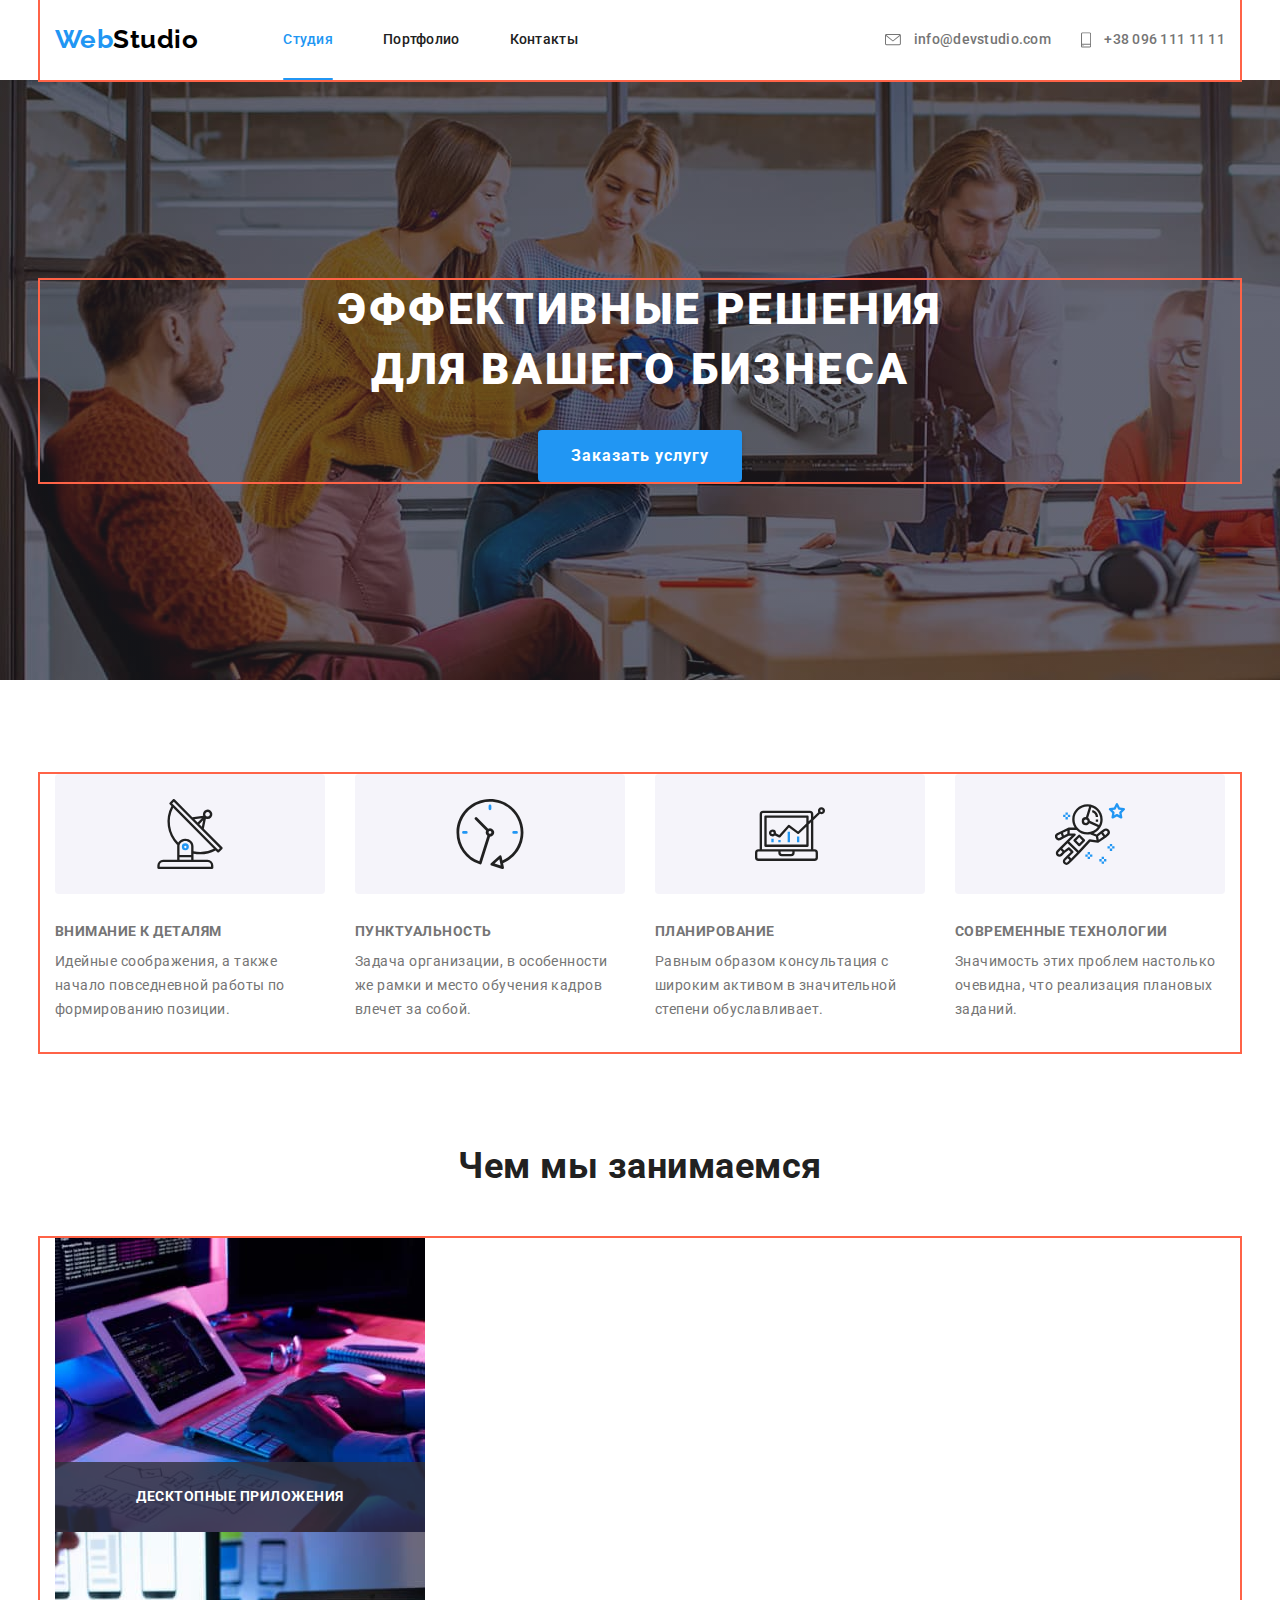
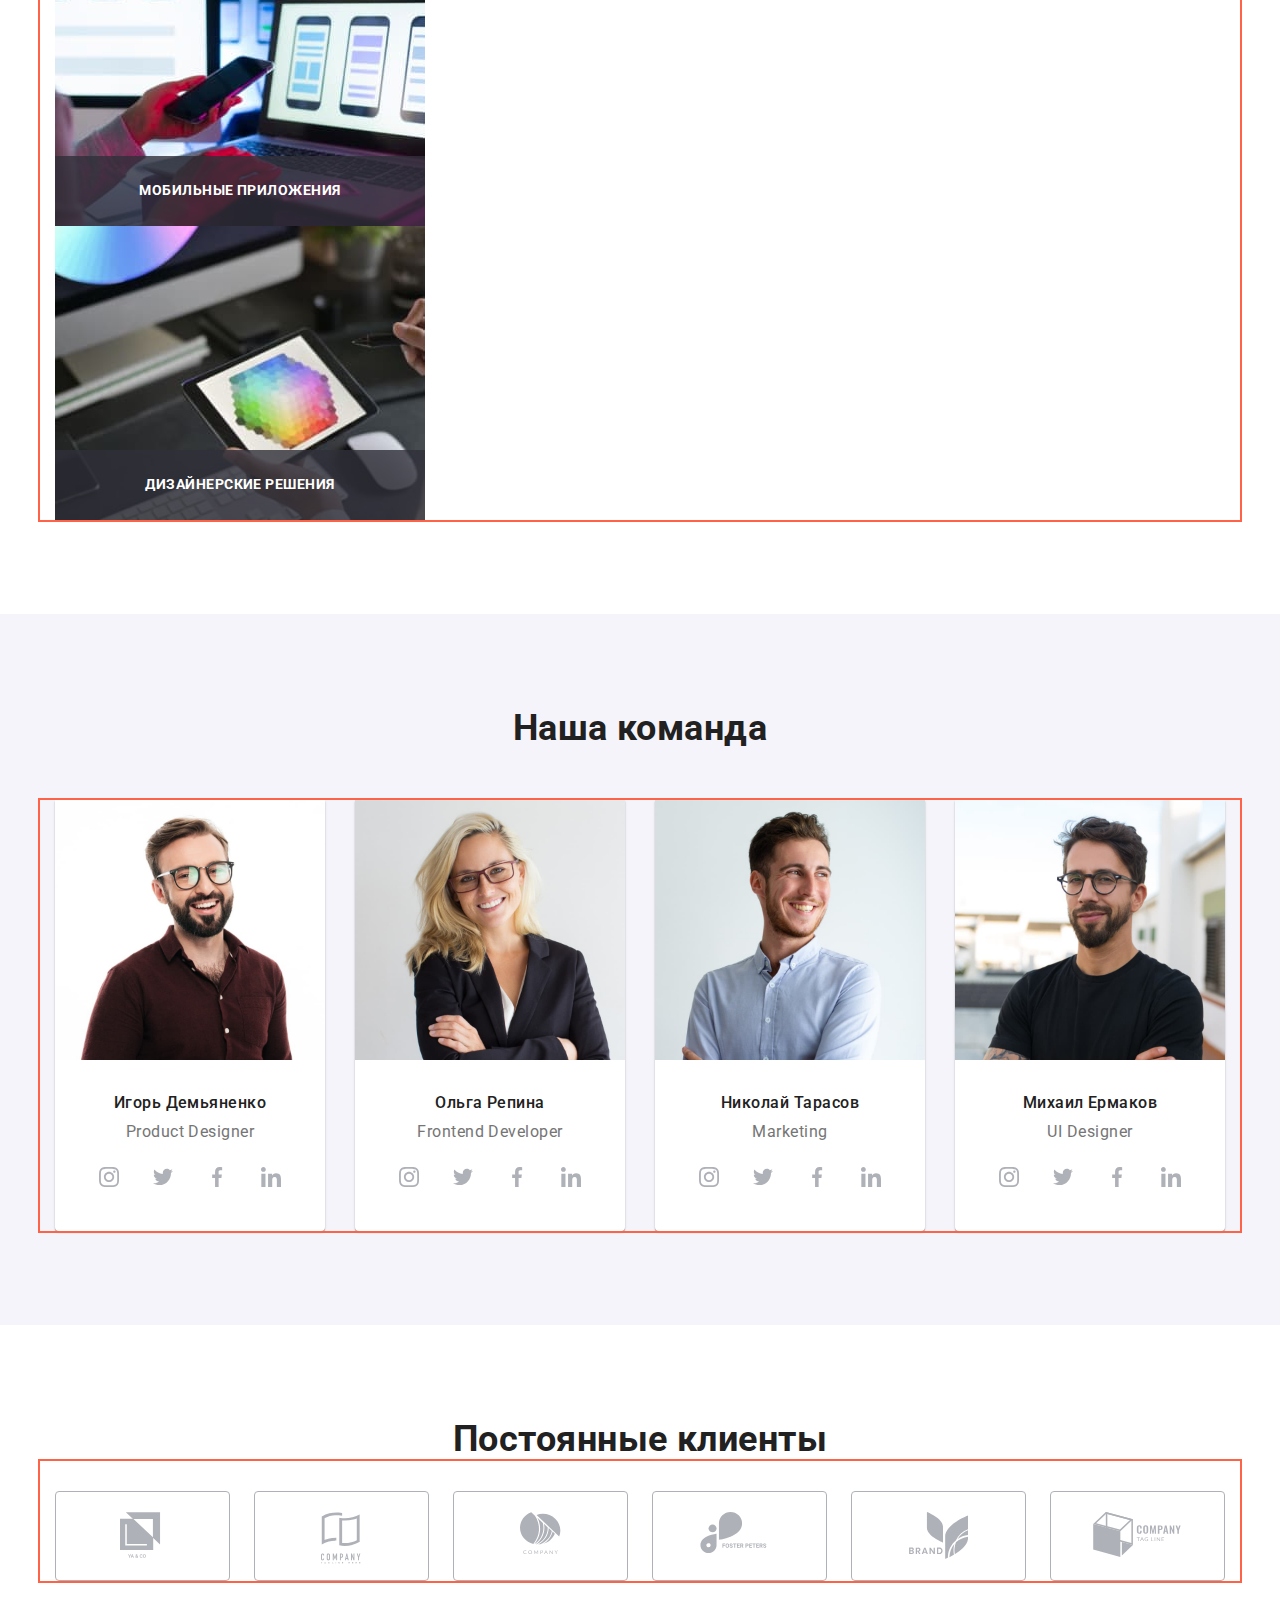
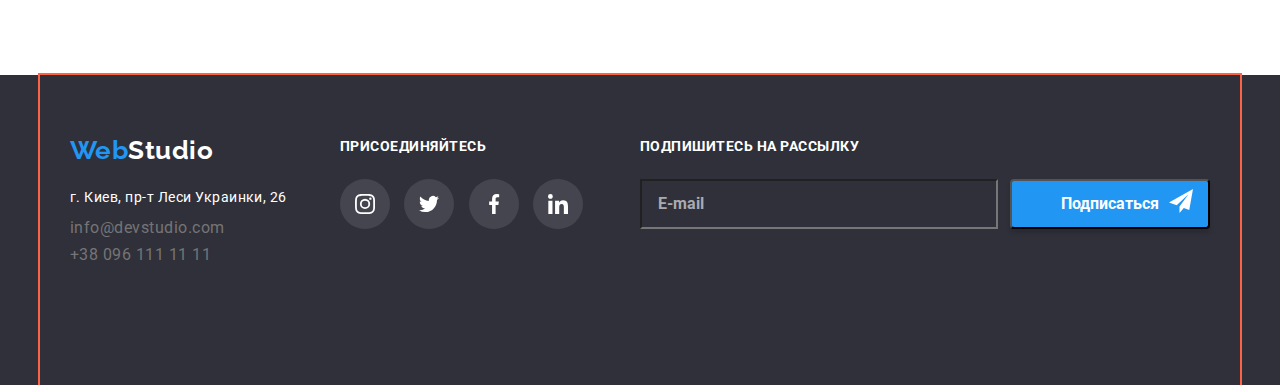
<file: index.html>
<!DOCTYPE html>
<html lang="ru">
  <head>
    <meta charset="UTF-8" />
    <meta name="viewport" content="width=device-width, initial-scale=1.0" />
    <title>Web Studio</title>
    <link
      href="https://fonts.googleapis.com/css2?family=Raleway:wght@700&family=Roboto:wght@400;500;700;900&display=swap"
      rel="stylesheet"
    />
    <link rel="stylesheet" href="./CSS/main.min.css" />
  </head>
  <body>
    <!-- Шапка сайта -->
    <header>
      <div class="container main-nav">
        <nav class="main-nav">
          <a class="logo" href="./index.html"><span>Web</span>Studio</a>
          <ul class="nav">
            <li class="nav-item">
              <a href="#" class="nav-link current">Студия</a>
            </li>
            <li class="nav-item">
              <a href="./portfolio.html" class="nav-link">Портфолио</a>
            </li>
            <li class="nav-item">
              <a href="#" class="nav-link">Контакты</a>
            </li>
          </ul>
        </nav>
        <ul class="contact-header">
          <li class="contact-header-item">
            <a class="contact-header-link" href="mailto:info@devstudio.com">
              <svg class="contact-header-icon" width="16" height="12">
                <use xlink:href="./images/sprite.svg#icon-envelope"></use>
              </svg>
              info@devstudio.com
            </a>
          </li>
          <li class="contact-header-item">
            <a class="contact-header-link" href="tel:+380961111111">
              <svg class="contact-header-icon" width="10" height="16">
                <use xlink:href="./images/sprite.svg#icon-smartphone"></use>
              </svg>
              +38 096 111 11 11
            </a>
          </li>
        </ul>
      </div>
    </header>
    <main>
      <!-- Герой -->
      <section class="section hero">
        <div class="container">
          <h1 class="hero-title">
            Эффективные решения <br />
            для вашего бизнеса
          </h1>
          <button type="button" class="btn-hero" data-modal-open>
            Заказать услугу
          </button>
        </div>
      </section>

      <!-- Наши приемущества -->
      <section class="section advantage">
        <h2 class="sobtitle" hidden>Наши приемущества</h2>
        <div class="container advantages">
          <ul class="advantages-title">
            <li class="advantages-item">
              <h3 class="advantages-subtitle antenna">Внимание к деталям</h3>
              <p class="advantages-text">
                Идейные соображения, а также начало повседневной работы по
                формированию позиции.
              </p>
            </li>
            <li class="advantages-item">
              <h3 class="advantages-subtitle clock">Пунктуальность</h3>
              <p class="advantages-text">
                Задача организации, в особенности же рамки и место обучения
                кадров влечет за собой.
              </p>
            </li>
            <li class="advantages-item">
              <h3 class="advantages-subtitle diagram">Планирование</h3>
              <p class="advantages-text">
                Равным образом консультация с широким активом в значительной
                степени обуславливает.
              </p>
            </li>
            <li class="advantages-item">
              <h3 class="advantages-subtitle astronaut">
                Современные технологии
              </h3>
              <p class="advantages-text">
                Значимость этих проблем настолько очевидна, что реализация
                плановых заданий.
              </p>
            </li>
          </ul>
        </div>
      </section>
      <section class="section">
        <h2 class="subtitle">Чем мы занимаемся</h2>
        <div class="container us">
          <ul class="subtitle-us">
            <li class="us-item">
              <img
                class="img-us"
                src="./images/projects/img-1.jpg"
                alt="Десктопные приложения"
                width="370"
                height="294"
              />
              <div class="subtitle-heading">
                <h3 class="subtitle-list">Десктопные приложения</h3>
              </div>
            </li>
            <li class="us-item">
              <img
                class="img-us"
                src="./images/projects/img-2.jpg"
                alt="Мобильные приложения"
                width="370"
                height="294"
              />
              <div class="subtitle-heading">
                <h3 class="subtitle-list">Мобильные приложения</h3>
              </div>
            </li>
            <li class="us-item">
              <img
                class="img-us"
                src="./images/projects/img-3.jpg"
                alt="Дизайнерские решения"
                width="370"
                height="294"
              />
              <div class="subtitle-heading">
                <h3 class="subtitle-list">Дизайнерские решения</h3>
              </div>
            </li>
          </ul>
        </div>
      </section>
      <section class="section team">
        <h2 class="subtitle">Наша команда</h2>
        <div class="container team-work">
          <ul class="work-item">
            <li>
              <img
                src="./images/team/Демьяненко.jpg"
                alt="Игорь Демьяненко"
                width="270"
                height="260"
              />
              <h3 class="team-name">Игорь Демьяненко</h3>
              <p class="team-name-prof" lang="en">Product Designer</p>
              <ul class="social-icon-list">
                <li class="social-icon-item">
                  <a
                    class="social-icon-link"
                    href="#"
                    target="_blank"
                    rel="noopened noreferrer"
                  >
                    <svg class="social-icon" width="20" height="20">
                      <use href="./images/sprite.svg#icon-instagram"></use>
                    </svg>
                  </a>
                </li>
                <li class="social-icon-item">
                  <a
                    class="social-icon-link"
                    href="#"
                    target="_blank"
                    rel="noopened noreferrer"
                    ><svg class="social-icon" width="20" height="20">
                      <use href="./images/sprite.svg#icon-twitter"></use>
                    </svg>
                  </a>
                </li>
                <li class="social-icon-item">
                  <a
                    class="social-icon-link"
                    href="#"
                    target="_blank"
                    rel="noopened noreferrer"
                    ><svg class="social-icon" width="20" height="20">
                      <use href="./images/sprite.svg#icon-facebook"></use>
                    </svg>
                  </a>
                </li>
                <li class="social-icon-item">
                  <a
                    class="social-icon-link"
                    href="#"
                    target="_blank"
                    rel="noopened noreferrer"
                    ><svg class="social-icon" width="20" height="20">
                      <use href="./images/sprite.svg#icon-linkedin"></use>
                    </svg>
                  </a>
                </li>
              </ul>
            </li>
          </ul>
          <ul class="work-item">
            <li>
              <img
                src="./images/team/Репина.jpg"
                alt="Ольга Репина"
                width="270"
                height="260"
              />
              <h3 class="team-name">Ольга Репина</h3>
              <p class="team-name-prof" lang="en">Frontend Developer</p>
              <ul class="list social-icon-list">
                <li class="social-icon-item">
                  <a
                    class="social-icon-link"
                    href="#"
                    target="_blank"
                    rel="noopened noreferrer"
                  >
                    <svg class="social-icon" width="20" height="20">
                      <use href="./images/sprite.svg#icon-instagram"></use>
                    </svg>
                  </a>
                </li>
                <li class="social-icon-item">
                  <a
                    class="social-icon-link"
                    href="#"
                    target="_blank"
                    rel="noopened noreferrer"
                    ><svg class="social-icon" width="20" height="20">
                      <use href="./images/sprite.svg#icon-twitter"></use>
                    </svg>
                  </a>
                </li>
                <li class="social-icon-item">
                  <a
                    class="social-icon-link"
                    href="#"
                    target="_blank"
                    rel="noopened noreferrer"
                    ><svg class="social-icon" width="20" height="20">
                      <use href="./images/sprite.svg#icon-facebook"></use>
                    </svg>
                  </a>
                </li>
                <li class="social-icon-item">
                  <a
                    class="social-icon-link"
                    href="#"
                    target="_blank"
                    rel="noopened noreferrer"
                    ><svg class="social-icon" width="20" height="20">
                      <use href="./images/sprite.svg#icon-linkedin"></use>
                    </svg>
                  </a>
                </li>
              </ul>
            </li>
          </ul>
          <ul class="work-item">
            <li class="prof-net box">
              <img
                src="./images/team/Тарасов.jpg"
                alt="Николай Тарасов"
                width="270"
                height="260"
              />
              <h3 class="team-name">Николай Тарасов</h3>
              <p class="team-name-prof" lang="en">Marketing</p>
              <ul class="list social-icon-list">
                <li class="social-icon-item">
                  <a
                    class="social-icon-link"
                    href="#"
                    target="_blank"
                    rel="noopened noreferrer"
                  >
                    <svg class="social-icon" width="20" height="20">
                      <use href="./images/sprite.svg#icon-instagram"></use>
                    </svg>
                  </a>
                </li>
                <li class="social-icon-item">
                  <a
                    class="social-icon-link"
                    href="#"
                    target="_blank"
                    rel="noopened noreferrer"
                    ><svg class="social-icon" width="20" height="20">
                      <use href="./images/sprite.svg#icon-twitter"></use>
                    </svg>
                  </a>
                </li>
                <li class="social-icon-item">
                  <a
                    class="social-icon-link"
                    href="#"
                    target="_blank"
                    rel="noopened noreferrer"
                    ><svg class="social-icon" width="20" height="20">
                      <use href="./images/sprite.svg#icon-facebook"></use>
                    </svg>
                  </a>
                </li>
                <li class="social-icon-item">
                  <a
                    class="social-icon-link"
                    href="#"
                    target="_blank"
                    rel="noopened noreferrer"
                    ><svg class="social-icon" width="20" height="20">
                      <use href="./images/sprite.svg#icon-linkedin"></use>
                    </svg>
                  </a>
                </li>
              </ul>
            </li>
          </ul>

          <ul class="work-item">
            <li class="prof-net box">
              <img
                src="./images/team/Ермаков.jpg"
                alt="Михаил Ермаков"
                width="270"
                height="260"
              />
              <h3 class="team-name">Михаил Ермаков</h3>
              <p class="team-name-prof" lang="en">UI Designer</p>
              <ul class="list social-icon-list">
                <li class="social-icon-item">
                  <a
                    class="social-icon-link"
                    href="#"
                    target="_blank"
                    rel="noopened noreferrer"
                  >
                    <svg class="social-icon" width="20" height="20">
                      <use href="./images/sprite.svg#icon-instagram"></use>
                    </svg>
                  </a>
                </li>
                <li class="social-icon-item">
                  <a
                    class="social-icon-link"
                    href="#"
                    target="_blank"
                    rel="noopened noreferrer"
                    ><svg class="social-icon" width="20" height="20">
                      <use href="./images/sprite.svg#icon-twitter"></use>
                    </svg>
                  </a>
                </li>
                <li class="social-icon-item">
                  <a
                    class="social-icon-link"
                    href="#"
                    target="_blank"
                    rel="noopened noreferrer"
                    ><svg class="social-icon" width="20" height="20">
                      <use href="./images/sprite.svg#icon-facebook"></use>
                    </svg>
                  </a>
                </li>
                <li class="social-icon-item">
                  <a
                    class="social-icon-link"
                    href="#"
                    target="_blank"
                    rel="noopened noreferrer"
                    ><svg class="social-icon" width="20" height="20">
                      <use href="./images/sprite.svg#icon-linkedin"></use>
                    </svg>
                  </a>
                </li>
              </ul>
            </li>
          </ul>
        </div>
      </section>
      <section class="section">
        <h2 class="subtitle client">Постоянные клиенты</h2>
        <div class="container clients">
          <ul class="clients-title">
            <li class="clients-item">
              <a class="clients-link" href="#">
                <svg class="clients-icon" width="44.27" height="49.23">
                  <use href="./images/sprite.svg#icon-logo1"></use>
                </svg>
              </a>
            </li>
            <li class="clients-item">
              <a class="clients-link" href="#">
                <svg class="clients-icon" width="40" height="52">
                  <use href="./images/sprite.svg#icon-logo2"></use>
                </svg>
              </a>
            </li>
            <li class="clients-item">
              <a class="clients-link" href="#">
                <svg class="clients-icon" width="41" height="42.6">
                  <use href="./images/sprite.svg#icon-logo3"></use>
                </svg>
              </a>
            </li>
            <li class="clients-item">
              <a class="clients-link" href="#">
                <svg class="clients-icon" width="79.66" height="42.02">
                  <use href="./images/sprite.svg#icon-logo4"></use>
                </svg>
              </a>
            </li>
            <li class="clients-item">
              <a class="clients-link" href="#">
                <svg class="clients-icon" width="59" height="47">
                  <use href="./images/sprite.svg#icon-logo5"></use>
                </svg>
              </a>
            </li>
            <li class="clients-item">
              <a class="clients-link" href="#">
                <svg class="clients-icon" width="88.48" height="45.44">
                  <use href="./images/sprite.svg#icon-logo6"></use>
                </svg>
              </a>
            </li>
          </ul>
        </div>
      </section>
    </main>
    <!-- Подвал сайта -->
    <footer>
      <div class="container footer">
        <div class="footer-box-1">
          <a href="./index.html" class="footer-logo">
            <span>Web</span>Studio
          </a>
          <address class="footer-contact-address">
            г. Киев, пр-т Леси Украинки, 26
          </address>
          <ul class="footer-contact-nav">
            <li>
              <a class="footer-contact-link" href="mailto:info@devstudio.com"
                >info@devstudio.com
              </a>
            </li>
            <li>
              <a class="footer-contact-link" href="tel:+380961111111"
                >+38 096 111 11 11
              </a>
            </li>
          </ul>
        </div>
        <div class="footer-box-2">
          <b class="footer-appeal">присоединяйтесь</b>
          <ul>
            <li>
              <a
                class="footer-net insta"
                href="#"
                target="_blank"
                rel="noopened noreferrer"
              ></a>
              <a
                class="footer-net twit"
                href="#"
                target="_blank"
                rel="noopened noreferrer"
              ></a>
              <a
                class="footer-net face"
                href="#"
                target="_blank"
                rel="noopened noreferrer"
              ></a>
              <a
                class="footer-net linkd"
                href="#"
                target="_blank"
                rel="noopened noreferrer"
              ></a>
            </li>
          </ul>
        </div>
        <div class="footer-box-3">
          <b class="footer-appeal">Подпишитесь на рассылку</b>
          <div class="footer-form">
            <label for="footer-mail"></label>
            <input
              class="footer-input"
              type="email"
              name="footer-mail"
              id="footer-mail"
              placeholder="E-mail"
            />
            <button class="btn-send" type="button">
              Подписаться
              <svg class="img-send" width="24" height="24">
                <use href="./images/sprite.svg#icon-icon-send"></use>
              </svg>
            </button>
          </div>
        </div>
      </div>
    </footer>
    <!-- Модальное окно -->
    <div class="backdrop is-hidden" data-modal>
      <div class="modal">
        <button class="btn-close-modal" data-modal-close>
          <svg class="close" width="11" height="11">
            <use href="./images/sprite.svg#icon-close"></use>
          </svg>
        </button>
        <form>
          <b class="form-title">Оставьте свои данные, мы вам перезвоним</b>
          <div class="form">
            <label class="form-label" for="name">Имя</label>
            <input class="form-input" type="text" name="name" id="name" />
            <svg class="form-icon" width="12" height="12">
              <use href="./images/sprite.svg#icon-forma_name"></use>
            </svg>
          </div>
          <div class="form">
            <label class="form-label" for="tel">Телефон</label>
            <input class="form-input" type="tel" name="tel" id="tel" />
            <svg class="form-icon" width="13" height="13">
              <use href="./images/sprite.svg#icon-forma_tel"></use>
            </svg>
          </div>
          <div class="form">
            <label class="form-label" for="mail">Почта</label>
            <input class="form-input" type="email" name="mail" id="mail" />
            <svg class="form-icon" width="15" height="12">
              <use href="./images/sprite.svg#icon-forma_mail"></use>
            </svg>
          </div>
          <div class="form">
            <label class="form-label" for="comment"> Комментарий </label>
            <textarea
              class="form-input form-textarea"
              name="comment"
              id="comment"
              rows="10"
              placeholder="Оставьте комментарий"
            ></textarea>
          </div>
          <!-- Чекбокс -->
          <div class="form">
            <label class="check">
              <input
                class="check-input invisible-title"
                type="checkbox"
                checked
              />
              <span class="check-box"></span>
              Соглашаюсь с рассылкой и принимаю
              <a class="link-consent" href="#">Условия договора</a>
            </label>
          </div>
          <button type="submit" class="btn-send-modal">Отправить</button>
        </form>
      </div>
    </div>
    <script src="./js/modal.js"></script>
  </body>
</html>
</file>
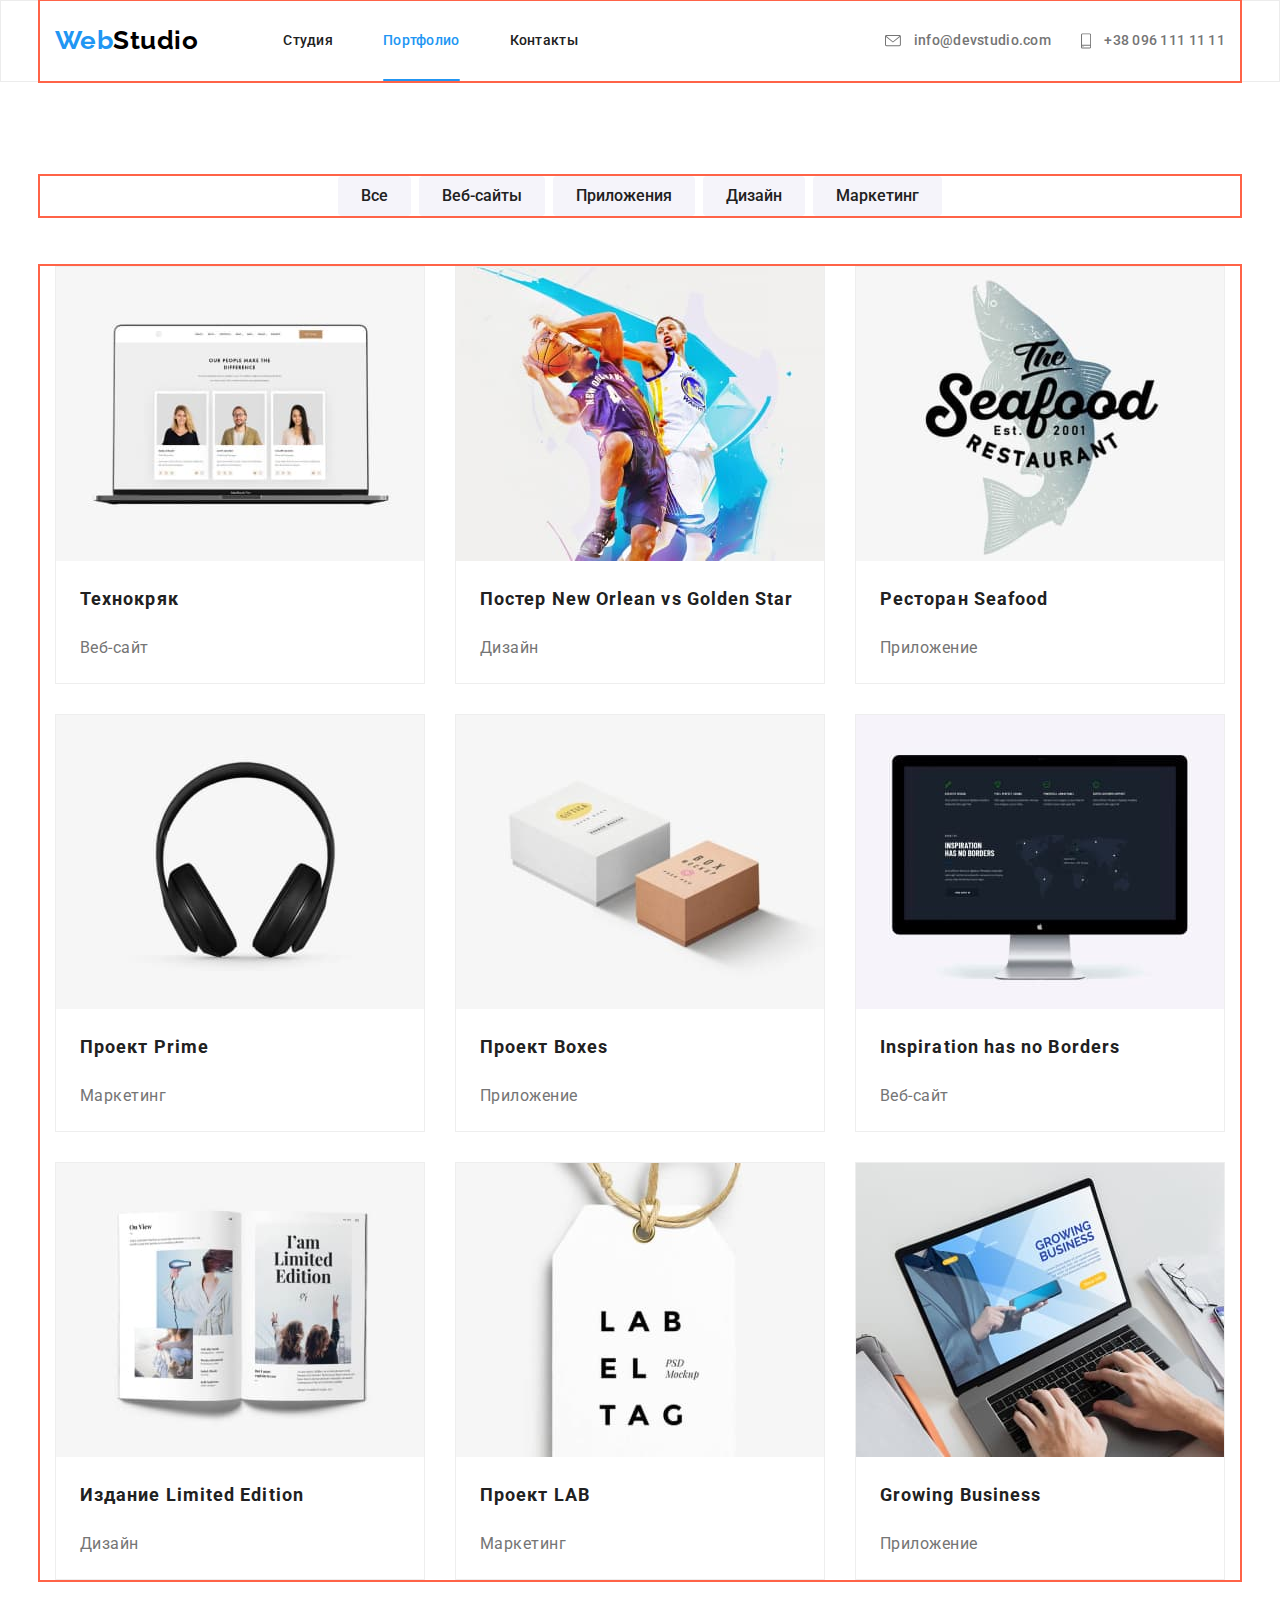
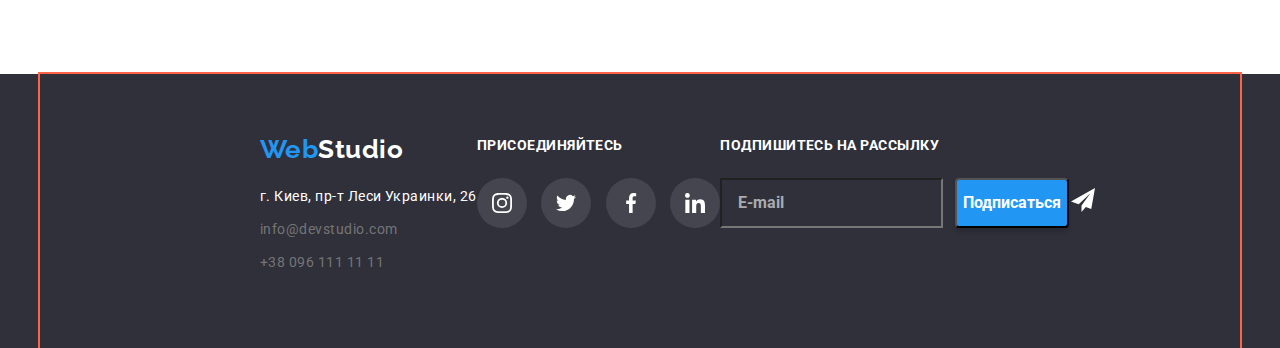
<file: portfolio.html>
<!DOCTYPE html>
<html lang="ru">
  <head>
    <meta charset="UTF-8" />
    <meta name="viewport" content="width=device-width, initial-scale=1.0" />
    <title>Portfolio</title>
    <link
      href="https://fonts.googleapis.com/css2?family=Raleway:wght@700&family=Roboto:wght@400;500;700;900&display=swap"
      rel="stylesheet"
    />
    <link rel="stylesheet" href="./CSS/portfolio.min.css" />
  </head>
  <body>
    <!-- Шапка сайта -->
    <header class="page-header">
      <div class="container main-nav">
        <nav class="main-nav">
          <a class="logo" href="./index.html"><span>Web</span>Studio</a>
          <ul class="nav">
            <li class="nav-item">
              <a href="./index.html" class="nav-link">Студия</a>
            </li>
            <li class="nav-item">
              <a href="#" class="nav-link current">Портфолио</a>
            </li>
            <li class="nav-item">
              <a href="#" class="nav-link">Контакты</a>
            </li>
          </ul>
        </nav>
        <ul class="contact-header">
          <li class="contact-header-item">
            <a class="contact-header-link" href="mailto:info@devstudio.com">
              <svg class="contact-header-icon" width="16" height="12">
                <use xlink:href="./images/sprite.svg#icon-envelope"></use>
              </svg>
              info@devstudio.com
            </a>
          </li>
          <li class="contact-header-item">
            <a class="contact-header-link" href="tel:+380961111111">
              <svg class="contact-header-icon" width="10" height="16">
                <use xlink:href="./images/sprite.svg#icon-smartphone"></use>
              </svg>
              +38 096 111 11 11
            </a>
          </li>
        </ul>
      </div>
    </header>
    <main>
      <section class="section btn">
        <h1 hidden>Наши работы</h1>
        <nav class="container">
          <!-- Кнопки -->
          <ul class="btn-portfolio">
            <li class="portfolio-item">
              <button type="button" class="portfolio-nav">Все</button>
            </li>
            <li class="portfolio-item">
              <button type="button" class="portfolio-nav">Веб-сайты</button>
            </li>
            <li class="portfolio-item">
              <button type="button" class="portfolio-nav">Приложения</button>
            </li>
            <li class="portfolio-item">
              <button type="button" class="portfolio-nav">Дизайн</button>
            </li>
            <li class="portfolio-item">
              <button type="button" class="portfolio-nav">Маркетинг</button>
            </li>
          </ul>
        </nav>
      </section>
      <!-- Галерея портфолио -->
      <section class="section gallerys">
        <h2 hidden>Галерея портфолио</h2>
        <nav class="container gallery">
          <div class="gallery-us">
            <div class="gallery-box">
              <a class="gallary-link" href="#">
                <img
                  class="gallary-img"
                  src="./images/portfolio/img-(0).jpg"
                  alt="Технокряк"
                  width="370"
                  height="294"
                />
              </a>
              <div class="box-hover">
                <p class="gallary-text">
                  Технокряк это современная площадка распространения
                  коронавируса. Компании используют эту платформу для цифрового
                  шпионажа и атак на защищённые сервера конкурентов.
                </p>
              </div>
            </div>
            <ul class="flex-list">
              <li class="flex-item">
                <h3 class="gallary-title">Технокряк</h3>
                <p class="gallary-list">Веб-сайт</p>
              </li>
            </ul>
          </div>
          <div class="gallery-us">
            <div class="gallery-box">
              <a class="gallery-link" href="#">
                <img
                  class="gallary-img"
                  src="./images/portfolio/img-(1).jpg"
                  alt="Постер New Orlean vs Golden Star"
                  width="370"
                  height="294"
                />
              </a>
              <div class="box-hover">
                <p class="gallary-text">
                  Технокряк это современная площадка распространения
                  коронавируса. Компании используют эту платформу для цифрового
                  шпионажа и атак на защищённые сервера конкурентов.
                </p>
              </div>
            </div>
            <ul class="flex-list">
              <li class="flex-item">
                <h3 class="gallary-title">Постер New Orlean vs Golden Star</h3>
                <p class="gallary-list">Дизайн</p>
              </li>
            </ul>
          </div>
          <div class="gallery-us">
            <div class="gallery-box">
              <a class="gallery-link" href="#">
                <img
                  class="gallary-img"
                  src="./images/portfolio/img-(2).jpg"
                  alt="Ресторан Seafood"
                  width="370"
                  height="294"
                />
              </a>
              <div class="box-hover">
                <p class="gallary-text">
                  Технокряк это современная площадка распространения
                  коронавируса. Компании используют эту платформу для цифрового
                  шпионажа и атак на защищённые сервера конкурентов.
                </p>
              </div>
            </div>
            <ul class="flex-list">
              <li class="flex-item">
                <h3 class="gallary-title">Ресторан Seafood</h3>
                <p class="gallary-list">Приложение</p>
              </li>
            </ul>
          </div>
          <div class="gallery-us">
            <div class="gallery-box">
              <a class="gallery-link" href="#">
                <img
                  class="gallary-img"
                  src="./images/portfolio/img-(3).jpg"
                  alt="Проект Prime"
                  width="370"
                  height="294"
                />
              </a>
              <div class="box-hover">
                <p class="gallary-text">
                  Технокряк это современная площадка распространения
                  коронавируса. Компании используют эту платформу для цифрового
                  шпионажа и атак на защищённые сервера конкурентов.
                </p>
              </div>
            </div>
            <ul class="flex-list">
              <li class="flex-item">
                <h3 class="gallary-title">Проект Prime</h3>
                <p class="gallary-list">Маркетинг</p>
              </li>
            </ul>
          </div>
          <div class="gallery-us">
            <div class="gallery-box">
              <a class="gallery-link" href="#">
                <img
                  class="gallary-img"
                  src="./images/portfolio/img-(4).jpg"
                  alt="Проект Boxes"
                  width="370"
                  height="294"
                />
              </a>
              <div class="box-hover">
                <p class="gallary-text">
                  Технокряк это современная площадка распространения
                  коронавируса. Компании используют эту платформу для цифрового
                  шпионажа и атак на защищённые сервера конкурентов.
                </p>
              </div>
            </div>
            <ul class="flex-list">
              <li class="flex-item">
                <h3 class="gallary-title">Проект Boxes</h3>
                <p class="gallary-list">Приложение</p>
              </li>
            </ul>
          </div>
          <div class="gallery-us">
            <div class="gallery-box">
              <a class="gallery-link" href="#">
                <img
                  class="gallary-img"
                  src="./images/portfolio/img-(5).jpg"
                  alt="Inspiration has no Borders"
                  width="370"
                  height="294"
                />
              </a>
              <div class="box-hover">
                <p class="gallary-text">
                  Технокряк это современная площадка распространения
                  коронавируса. Компании используют эту платформу для цифрового
                  шпионажа и атак на защищённые сервера конкурентов.
                </p>
              </div>
            </div>
            <ul class="flex-list">
              <li class="flex-item">
                <h3 class="gallary-title">Inspiration has no Borders</h3>
                <p class="gallary-list">Веб-сайт</p>
              </li>
            </ul>
          </div>
          <div class="gallery-us">
            <div class="gallery-box">
              <a class="gallery-link" href="#">
                <img
                  class="gallary-img"
                  src="./images/portfolio/img-(6).jpg"
                  alt="Издание Limited Edition"
                  width="370"
                  height="294"
                />
              </a>
              <div class="box-hover">
                <p class="gallary-text">
                  Технокряк это современная площадка распространения
                  коронавируса. Компании используют эту платформу для цифрового
                  шпионажа и атак на защищённые сервера конкурентов.
                </p>
              </div>
            </div>
            <ul class="flex-list">
              <li class="flex-item">
                <h3 class="gallary-title">Издание Limited Edition</h3>
                <p class="gallary-list">Дизайн</p>
              </li>
            </ul>
          </div>
          <div class="gallery-us">
            <div class="gallery-box">
              <a class="gallery-link" href="#">
                <img
                  class="gallary-img"
                  src="./images/portfolio/img-(7).jpg"
                  alt="Проект LAB"
                  width="370"
                  height="294"
                />
              </a>
              <div class="box-hover">
                <p class="gallary-text">
                  Технокряк это современная площадка распространения
                  коронавируса. Компании используют эту платформу для цифрового
                  шпионажа и атак на защищённые сервера конкурентов.
                </p>
              </div>
            </div>
            <ul class="flex-list">
              <li class="flex-item">
                <h3 class="gallary-title">Проект LAB</h3>
                <p class="gallary-list">Маркетинг</p>
              </li>
            </ul>
          </div>
          <div class="gallery-us">
            <div class="gallery-box">
              <a class="gallery-link" href="#">
                <img
                  class="gallary-img"
                  src="./images/portfolio/img-(8).jpg"
                  alt="Growing Business"
                  width="370"
                  height="294"
                />
              </a>
              <div class="box-hover">
                <p class="gallary-text">
                  Технокряк это современная площадка распространения
                  коронавируса. Компании используют эту платформу для цифрового
                  шпионажа и атак на защищённые сервера конкурентов.
                </p>
              </div>
            </div>
            <ul class="flex-list">
              <li class="flex-item">
                <h3 class="gallary-title">Growing Business</h3>
                <p class="gallary-list">Приложение</p>
              </li>
            </ul>
          </div>
        </nav>
      </section>
    </main>
    <!-- Подвал сайта -->
    <footer>
      <div class="container footer">
        <div class="footer-box">
          <a href="./index.html" class="footer-logo">
            <span>Web</span>Studio
          </a>
          <address>
            <p class="footer-contact-address">
              г. Киев, пр-т Леси Украинки, 26
            </p>
            <ul class="footer-contact-nav">
              <li>
                <a class="footer-contact-link" href="mailto:info@devstudio.com"
                  >info@devstudio.com
                </a>
              </li>
              <li>
                <a class="footer-contact-link" href="tel:+380961111111"
                  >+38 096 111 11 11
                </a>
              </li>
            </ul>
          </address>
        </div>
        <div class="footer-box">
          <b class="footer-appeal">присоединяйтесь</b>
          <ul>
            <li>
              <a
                class="footer-net insta"
                href="#"
                target="_blank"
                rel="noopened noreferrer"
              ></a>
              <a
                class="footer-net twit"
                href="#"
                target="_blank"
                rel="noopened noreferrer"
              ></a>
              <a
                class="footer-net face"
                href="#"
                target="_blank"
                rel="noopened noreferrer"
              ></a>
              <a
                class="footer-net linkd"
                href="#"
                target="_blank"
                rel="noopened noreferrer"
              ></a>
            </li>
          </ul>
        </div>
        <div class="footer-box-2">
          <b class="footer-appeal">Подпишитесь на рассылку</b>
          <div class="footer-form">
            <label for="footer-mail"></label>
            <input
              class="footer-input"
              type="email"
              name="footer-mail"
              id="footer-mail"
              placeholder="E-mail"
            />
            <button class="btn-send" type="button">
              Подписаться
              <svg class="img-send" width="24" height="24">
                <use href="./images/sprite.svg#icon-icon-send"></use>
              </svg>
            </button>
          </div>
        </div>
      </div>
    </footer>
  </body>
</html>
</file>
<file: CSS/main.min.css>
html{-webkit-box-sizing:border-box;box-sizing:border-box}*,*::before,*::after{-webkit-box-sizing:inherit;box-sizing:inherit}body{font-family:Roboto, sans-serif;letter-spacing:0.03em;background-color:#fff;color:#757575;margin:0}ul{list-style:none;padding-left:0;margin-top:0;margin-bottom:0}h3{margin-top:0;margin-bottom:0}span{color:#2196f3}button{font-family:inherit}address{font-size:14px;line-height:1.71;color:#fff;font-style:inherit}input,textarea{outline:#2196f3}textarea{resize:none}/*! normalize.css v8.0.1 | MIT License | github.com/necolas/normalize.css */html{line-height:1.15;-webkit-text-size-adjust:100%}body{margin:0}main{display:block}h1{font-size:2em;margin:0.67em 0}hr{-webkit-box-sizing:content-box;box-sizing:content-box;height:0;overflow:visible}pre{font-family:monospace, monospace;font-size:1em}a{background-color:transparent}abbr[title]{border-bottom:none;text-decoration:underline;-webkit-text-decoration:underline dotted;text-decoration:underline dotted}b,strong{font-weight:bolder}code,kbd,samp{font-family:monospace, monospace;font-size:1em}small{font-size:80%}sub,sup{font-size:75%;line-height:0;position:relative;vertical-align:baseline}sub{bottom:-0.25em}sup{top:-0.5em}img{border-style:none}button,input,optgroup,select,textarea{font-family:inherit;font-size:100%;line-height:1.15;margin:0}button,input{overflow:visible}button,select{text-transform:none}button,[type="button"],[type="reset"],[type="submit"]{-webkit-appearance:button}button::-moz-focus-inner,[type="button"]::-moz-focus-inner,[type="reset"]::-moz-focus-inner,[type="submit"]::-moz-focus-inner{border-style:none;padding:0}button:-moz-focusring,[type="button"]:-moz-focusring,[type="reset"]:-moz-focusring,[type="submit"]:-moz-focusring{outline:1px dotted ButtonText}fieldset{padding:0.35em 0.75em 0.625em}legend{-webkit-box-sizing:border-box;box-sizing:border-box;color:inherit;display:table;max-width:100%;padding:0;white-space:normal}progress{vertical-align:baseline}textarea{overflow:auto}[type="checkbox"],[type="radio"]{-webkit-box-sizing:border-box;box-sizing:border-box;padding:0}[type="number"]::-webkit-inner-spin-button,[type="number"]::-webkit-outer-spin-button{height:auto}[type="search"]{-webkit-appearance:textfield;outline-offset:-2px}[type="search"]::-webkit-search-decoration{-webkit-appearance:none}::-webkit-file-upload-button{-webkit-appearance:button;font:inherit}details{display:block}summary{display:list-item}template{display:none}[hidden]{display:none}@media screen and (min-width: 480px){.section{padding:60px 0}}@media screen and (min-width: 1200px){.section{padding:94px 0}}.btn{padding-bottom:50px}.page-header{border:1px solid #ececec}.container{width:100%;padding-left:15px;padding-right:15px;margin-left:auto;margin-right:auto;outline:2px solid tomato}@media screen and (min-width: 480px){.container{width:480px}}@media screen and (min-width: 768px){.container{width:768px}}@media screen and (min-width: 1200px){.container{width:1200px}}.subtitle{font-weight:700;text-align:center;color:#212121;padding-bottom:50px;margin:0}@media screen and (min-width: 480px){.subtitle{font-size:28px;line-height:1.17}}@media screen and (min-width: 1200px){.subtitle{font-size:36px;line-height:1.16}}@media screen and (min-width: 768px){.main-nav{display:-webkit-box;display:-ms-flexbox;display:flex;-webkit-box-align:center;-ms-flex-align:center;align-items:center;-webkit-box-pack:justify;-ms-flex-pack:justify;justify-content:space-between}}.nav{padding:0;display:-webkit-box;display:-ms-flexbox;display:flex}.nav-item{padding:0}.nav .nav-item:not(:last-child){margin-right:50px}.nav-item .nav-link:hover,.nav-item .nav-link:focus,.nav-item .nav-link.current{color:#2196f3}.nav-item .nav-link.current::after{-webkit-transform:scaleX(1);transform:scaleX(1)}.nav-link{position:relative;font-weight:500;font-size:14px;line-height:1.14;letter-spacing:0.02em;text-decoration:none;color:#212121;padding-top:32px;padding-bottom:32px;-webkit-transition:color 250ms cubic-bezier(0.4, 0, 0.2, 1);transition:color 250ms cubic-bezier(0.4, 0, 0.2, 1)}@media screen and (min-width: 480px){.nav-link{display:none}}@media screen and (min-width: 768px){.nav-link{display:block}}.nav-link::after{content:"";position:absolute;left:0;bottom:0;display:block;width:100%;height:2px;background-color:#2196f3;border-radius:2px;-webkit-transform:scaleX(0);transform:scaleX(0);-webkit-transition:-webkit-transform 250ms cubic-bezier(0.4, 0, 0.2, 1);transition:-webkit-transform 250ms cubic-bezier(0.4, 0, 0.2, 1);transition:transform 250ms cubic-bezier(0.4, 0, 0.2, 1);transition:transform 250ms cubic-bezier(0.4, 0, 0.2, 1), -webkit-transform 250ms cubic-bezier(0.4, 0, 0.2, 1)}.nav-link::after:hover::after{-webkit-transform:scaleX(1);transform:scaleX(1)}@media screen and (min-width: 1200px){.contact-header{display:-webkit-box;display:-ms-flexbox;display:flex}}.contact-header .contact-header-item:not(:last-child){margin-right:30px}.contact-header .contact-header-item .contact-header-link{font-weight:500;font-size:14px;line-height:1.14;letter-spacing:0.02em;text-decoration:none;color:#757575;-webkit-transition:color 250ms cubic-bezier(0.4, 0, 0.2, 1);transition:color 250ms cubic-bezier(0.4, 0, 0.2, 1)}@media screen and (min-width: 480px){.contact-header .contact-header-item .contact-header-link{display:none}}@media screen and (min-width: 768px){.contact-header .contact-header-item .contact-header-link{display:block}}@media screen and (min-width: 1200px){.contact-header .contact-header-item .contact-header-link{padding-top:32px;padding-bottom:32px}}.contact-header .contact-header-link:hover,.contact-header .contact-header-link:focus{color:#2196f3;outline:none}.contact-header-icon{vertical-align:middle;margin-right:10px;fill:currentColor}.contact-header .contact-header-icon{margin-right:10px;fill:currentColor}.footer-contact-address{margin-top:20px;margin-bottom:9px}.footer-contact-link{color:rgba(255,255,255,0.6)}.footer-contact-nav .footer-contact-link{text-decoration:none;color:#757575;-webkit-transition:color 250ms cubic-bezier(0.4, 0, 0.2, 1);transition:color 250ms cubic-bezier(0.4, 0, 0.2, 1)}.footer-contact-nav .footer-contact-link:hover,.footer-contact-nav .footer-contact-link:focus{color:#2196f3}.footer-contact-nav>li{margin-bottom:9px}.footer-contact-nav>li:last-child{margin-bottom:0}.btn-hero{display:inline-block;-webkit-box-align:center;-ms-flex-align:center;align-items:center;text-align:center;font-family:inherit;font-weight:700;font-size:16px;line-height:1.87;letter-spacing:0.06em;color:#fff;background-color:#2196f3;-webkit-box-shadow:0px 4px 4px rgba(0,0,0,0.15);box-shadow:0px 4px 4px rgba(0,0,0,0.15);border-radius:4px;border:1px solid transparent;padding:10px 32px;-webkit-transition:background-color 250ms cubic-bezier(0.4, 0, 0.2, 1),color 250ms cubic-bezier(0.4, 0, 0.2, 1);transition:background-color 250ms cubic-bezier(0.4, 0, 0.2, 1),color 250ms cubic-bezier(0.4, 0, 0.2, 1)}.btn-hero:hover,.btn-hero:focus{color:#212121;background-color:rgba(255,255,255,0.699);-webkit-box-shadow:0px 4px 4px rgba(128,128,128,0.637);box-shadow:0px 4px 4px rgba(128,128,128,0.637)}.btn-send{width:200px;height:50px;font-weight:700;font-size:16px;line-height:1.87;color:#fff;background-color:#2196f3;-webkit-box-shadow:0px 4px 4px rgba(0,0,0,0.15);box-shadow:0px 4px 4px rgba(0,0,0,0.15);border-radius:4px;-webkit-transition:color 250ms cubic-bezier(0.4, 0, 0.2, 1),background-color 250ms cubic-bezier(0.4, 0, 0.2, 1),-webkit-box-shadow 250ms cubic-bezier(0.4, 0, 0.2, 1);transition:color 250ms cubic-bezier(0.4, 0, 0.2, 1),background-color 250ms cubic-bezier(0.4, 0, 0.2, 1),-webkit-box-shadow 250ms cubic-bezier(0.4, 0, 0.2, 1);transition:color 250ms cubic-bezier(0.4, 0, 0.2, 1),background-color 250ms cubic-bezier(0.4, 0, 0.2, 1),box-shadow 250ms cubic-bezier(0.4, 0, 0.2, 1);transition:color 250ms cubic-bezier(0.4, 0, 0.2, 1),background-color 250ms cubic-bezier(0.4, 0, 0.2, 1),box-shadow 250ms cubic-bezier(0.4, 0, 0.2, 1),-webkit-box-shadow 250ms cubic-bezier(0.4, 0, 0.2, 1)}.btn-send:hover,.btn-send:focus{color:#2196f3;background-color:#fff;-webkit-box-shadow:0px 4px 4px #2195f39c;box-shadow:0px 4px 4px #2195f39c}.img-send{position:absolute;fill:currentColor;margin-left:10px}.btn-portfolio{display:-webkit-box;display:-ms-flexbox;display:flex;-webkit-box-pack:center;-ms-flex-pack:center;justify-content:center}.portfolio-nav{display:inline-block;font-weight:500;font-size:16px;line-height:1.62;text-align:center;color:#212121;background-color:#f5f4fa;padding:6px 22px;border:1px solid transparent;border-radius:4px;min-width:73px;-webkit-transition:color 250ms cubic-bezier(0.4, 0, 0.2, 1),background-color 250ms cubic-bezier(0.4, 0, 0.2, 1);transition:color 250ms cubic-bezier(0.4, 0, 0.2, 1),background-color 250ms cubic-bezier(0.4, 0, 0.2, 1)}.portfolio-nav:hover,.portfolio-nav:focus{color:#fff;background-color:#2196f3;border:1px solid transparent;border-radius:4px;-webkit-box-shadow:0px 3px 1px rgba(0,0,0,0.1),0px 1px 2px rgba(0,0,0,0.08),0px 2px 2px rgba(0,0,0,0.12);box-shadow:0px 3px 1px rgba(0,0,0,0.1),0px 1px 2px rgba(0,0,0,0.08),0px 2px 2px rgba(0,0,0,0.12)}.btn-portfolio .portfolio-item:not(:last-child){margin-right:8px}input::-webkit-input-placeholder{color:rgba(255,255,255,0.6);font-size:16px;line-height:1.25}input:-ms-input-placeholder{color:rgba(255,255,255,0.6);font-size:16px;line-height:1.25}input::-ms-input-placeholder{color:rgba(255,255,255,0.6);font-size:16px;line-height:1.25}input::placeholder{color:rgba(255,255,255,0.6);font-size:16px;line-height:1.25}.logo,.footer-logo{font-family:Raleway, sans-serif;font-weight:700;font-size:26px;line-height:1.19;text-decoration:none;-webkit-transition:color 250ms cubic-bezier(0.4, 0, 0.2, 1);transition:color 250ms cubic-bezier(0.4, 0, 0.2, 1)}.logo:hover,.logo:focus,.footer-logo:hover,.footer-logo:focus{color:#2196f3}.logo{display:block;color:#000000;padding-top:24px;padding-bottom:25px;margin-right:85px}.footer-logo{color:#fff}.backdrop{position:fixed;top:0;left:0;width:100%;height:100%;background-color:rgba(0,0,0,0.2);opacity:1;-webkit-transition:opacity 250m cubic-bezier(0.4, 0, 0.2, 1);transition:opacity 250m cubic-bezier(0.4, 0, 0.2, 1)}.backdrop.is-hidden{opacity:0;pointer-events:none}.modal{position:absolute;width:100%;max-width:528px;background-color:#fff;-webkit-box-shadow:0px 1px 3px rgba(0,0,0,0.12),0px 1px 1px rgba(0,0,0,0.14),0px 2px 1px rgba(0,0,0,0.2);box-shadow:0px 1px 3px rgba(0,0,0,0.12),0px 1px 1px rgba(0,0,0,0.14),0px 2px 1px rgba(0,0,0,0.2);border-radius:4px;top:50%;left:50%;-webkit-transform:translate(-50%, -50%) scale(1);transform:translate(-50%, -50%) scale(1);-webkit-transition:-webkit-transform 250ms cubic-bezier(0.4, 0, 0.2, 1);transition:-webkit-transform 250ms cubic-bezier(0.4, 0, 0.2, 1);transition:transform 250ms cubic-bezier(0.4, 0, 0.2, 1);transition:transform 250ms cubic-bezier(0.4, 0, 0.2, 1), -webkit-transform 250ms cubic-bezier(0.4, 0, 0.2, 1);padding:40px}.backdrop.is-hidden .modal{-webkit-transform:translate(-50%, -50%) scale(0.9);transform:translate(-50%, -50%) scale(0.9)}.btn-close-modal{position:absolute;top:8px;right:8px;width:30px;height:30px;border-radius:50%;border:1px solid rgba(0,0,0,0.1);fill:#000000;background-color:#fff;-webkit-transition:fill 250ms cubic-bezier(0.4, 0, 0.2, 1);transition:fill 250ms cubic-bezier(0.4, 0, 0.2, 1)}.btn-close-modal:hover{fill:#2196f3}.form-title{display:block;margin-bottom:12px;text-align:center;font-weight:700;font-size:20px;line-height:1.15;text-align:center;letter-spacing:0.03em;color:#212121}.form{position:relative;margin-bottom:10px;display:-webkit-box;display:-ms-flexbox;display:flex;-webkit-box-orient:vertical;-webkit-box-direction:normal;-ms-flex-direction:column;flex-direction:column;font-size:12px;line-height:1.666;letter-spacing:0.01em}.form-label{position:relative}.form-input{border:1px solid rgba(33,33,33,0.2);border-radius:4px;-webkit-transition:border 250ms cubic-bezier(0.4, 0, 0.2, 1);transition:border 250ms cubic-bezier(0.4, 0, 0.2, 1);padding:11px 12px 11px 42px;transition:border 250ms cubic-bezier(0.4, 0, 0.2, 1)}.form-input:focus{border:1px solid #2196f3}.form-icon{position:absolute;width:12px;height:12px;top:55%;left:15px;fill:#212121;-webkit-transition:fill 250ms cubic-bezier(0.4, 0, 0.2, 1);transition:fill 250ms cubic-bezier(0.4, 0, 0.2, 1)}.form-input:focus+.form-icon{fill:#2196f3}textarea::-webkit-input-placeholder{color:rgba(117,117,117,0.5)}textarea:-ms-input-placeholder{color:rgba(117,117,117,0.5)}textarea::-ms-input-placeholder{color:rgba(117,117,117,0.5)}textarea::placeholder{color:rgba(117,117,117,0.5)}.form-textarea{width:100%;font-family:Roboto;font-size:12px;line-height:1.666;letter-spacing:0.01em;padding:12px 16px}.check{position:relative;padding-left:25px}.check-box{position:absolute;width:16px;height:15px;top:0;left:0;margin-right:9px;background-image:url(../images/check/check-off.svg)}.check-input:checked+.check-box{background-image:url(../images/check/check-on.svg)}.check-input:checked:focus+.check-box{background-image:url(../images/check/check-on.svg)}.link-consent{color:#2196f3}.btn-send-modal{-webkit-transform:translateX(124px);transform:translateX(124px);width:200px;height:50px;font-weight:700;font-size:16px;line-height:1.87;letter-spacing:0.06em;color:#fff;background-color:#2196f3;-webkit-box-shadow:0px 4px 4px rgba(0,0,0,0.15);box-shadow:0px 4px 4px rgba(0,0,0,0.15);-webkit-transition:color 250ms cubic-bezier(0.4, 0, 0.2, 1),background-color 250ms cubic-bezier(0.4, 0, 0.2, 1),-webkit-box-shadow 250ms cubic-bezier(0.4, 0, 0.2, 1);transition:color 250ms cubic-bezier(0.4, 0, 0.2, 1),background-color 250ms cubic-bezier(0.4, 0, 0.2, 1),-webkit-box-shadow 250ms cubic-bezier(0.4, 0, 0.2, 1);transition:color 250ms cubic-bezier(0.4, 0, 0.2, 1),background-color 250ms cubic-bezier(0.4, 0, 0.2, 1),box-shadow 250ms cubic-bezier(0.4, 0, 0.2, 1);transition:color 250ms cubic-bezier(0.4, 0, 0.2, 1),background-color 250ms cubic-bezier(0.4, 0, 0.2, 1),box-shadow 250ms cubic-bezier(0.4, 0, 0.2, 1),-webkit-box-shadow 250ms cubic-bezier(0.4, 0, 0.2, 1);border:none;border-radius:4px;margin-top:20px;padding:10px 55px}.btn-send-modal:hover,.btn-send-modal:focus{color:#2196f3;background-color:rgba(255,255,255,0.6);-webkit-box-shadow:0px 4px 4px #2195f39c;box-shadow:0px 4px 4px #2195f39c}.invisible-title{position:absolute;width:1px;height:1px;margin:-1px;border:0;padding:0;margin-top:0px;margin-bottom:0px;white-space:nowrap;-webkit-clip-path:inset(100%);clip-path:inset(100%);clip:rect(0 0 0 0);overflow:hidden}.social-icon-list{display:-webkit-box;display:-ms-flexbox;display:flex;-webkit-box-pack:center;-ms-flex-pack:center;justify-content:center}.social-icon-item{display:-webkit-inline-box;display:-ms-inline-flexbox;display:inline-flex;-webkit-box-pack:center;-ms-flex-pack:center;justify-content:center;-webkit-box-align:center;-ms-flex-align:center;align-items:center;width:44px;height:44px;background-color:#fff;border-radius:50%;margin-bottom:30px;-webkit-transition:background-color 250ms cubic-bezier(0.4, 0, 0.2, 1);transition:background-color 250ms cubic-bezier(0.4, 0, 0.2, 1)}.social-icon-item:not(:last-child){margin-right:10px}.social-icon-item:hover,.social-icon-item:focus{background-color:#2196f3}.social-icon-link{display:block;fill:#afb1b8;-webkit-transition:fill 250ms cubic-bezier(0.4, 0, 0.2, 1);transition:fill 250ms cubic-bezier(0.4, 0, 0.2, 1)}.social-icon-item:hover .social-icon-link,.social-icon-item:focus .social-icon-link{fill:#fff}.footer-net{display:inline-block;height:50px;width:50px;background-color:rgba(255,255,255,0.1);background-size:20px;background-repeat:no-repeat;background-position:center;border-radius:50%;margin-right:10px;-webkit-transition:background-color 250ms cubic-bezier(0.4, 0, 0.2, 1);transition:background-color 250ms cubic-bezier(0.4, 0, 0.2, 1)}.footer-net:last-child{margin-right:0}.footer-net:hover,.footer-net:focus{background-color:#2196f3}.insta{background-image:url(../images/social-footer/instagram-f.svg)}.twit{background-image:url(../images/social-footer/twitter-f.svg)}.face{background-image:url(../images/social-footer/facebook-f.svg)}.linkd{background-image:url(../images/social-footer/linkedin-f.svg)}@media screen and (min-width: 768px){.team-work{display:-webkit-box;display:-ms-flexbox;display:flex;-webkit-box-pack:center;-ms-flex-pack:center;justify-content:center;-ms-flex-wrap:nowrap;flex-wrap:nowrap}}@media screen and (min-width: 480px){.clients{-webkit-box-pack:center;-ms-flex-pack:center;justify-content:center}}.advantages{display:-webkit-box;display:-ms-flexbox;display:flex}.gallery{display:-webkit-box;display:-ms-flexbox;display:flex;-ms-flex-wrap:wrap;flex-wrap:wrap}.hero{max-width:1600px;height:600px;text-align:center;margin-left:auto;margin-right:auto;background-repeat:no-repeat;background-image:-webkit-gradient(linear, left top, right top, from(rgba(47,48,58,0.4)), to(rgba(47,48,58,0.4))),url(../images/hero.jpg);background-image:linear-gradient(to right, rgba(47,48,58,0.4) 0%, rgba(47,48,58,0.4) 100%),url(../images/hero.jpg)}.hero-title{font-weight:900;font-size:26px;line-height:1.62;letter-spacing:0.06em;text-transform:uppercase;color:#fff;margin-top:106px;margin-bottom:30px}@media screen and (min-width: 1200px){.hero-title{font-size:44px;line-height:1.36}}.advantage{padding-bottom:0}@media screen and (min-width: 480px){.advantages-title{display:block}}@media screen and (min-width: 768px){.advantages-title{display:-webkit-box;display:-ms-flexbox;display:flex;-ms-flex-wrap:wrap;flex-wrap:wrap;-webkit-box-pack:center;-ms-flex-pack:center;justify-content:center}}@media screen and (min-width: 1200px){.advantages-title{display:-webkit-box;display:-ms-flexbox;display:flex}}@media screen and (min-width: 768px){.advantages-title .advantages-item{width:calc((100% - 30px) / 2);margin-bottom:30px}}@media screen and (min-width: 1200px){.advantages-title .advantages-item{width:calc((100% - 90px) / 4)}}@media screen and (min-width: 480px){.advantages-title .advantages-item:not(:last-child){margin-bottom:30px}}@media screen and (min-width: 1200px){.advantages-title .advantages-item:not(:last-child){margin-right:30px}}@media screen and (min-width: 768px){.advantages-title .advantages-item:nth-child(2n+1){margin-right:30px}}.advantages-subtitle{font-weight:700;font-size:14px;line-height:1.14;text-transform:uppercase;text-align:center;color:var(--title-text-color);margin-bottom:10px}@media screen and (min-width: 768px){.advantages-subtitle{text-align:left}}.advantages-subtitle::before{content:"";display:block;width:100%;height:120px;border-radius:4px;background-color:#f5f4fa;background-repeat:no-repeat;background-position:center;margin-bottom:30px}.advantages-text{font-size:14px;line-height:1.71;margin:0}.antenna::before{content:"";background-image:url(../images/us/antenna.svg)}.clock::before{content:"";background-image:url(../images/us/clock.svg)}.diagram::before{content:"";background-image:url(../images/us/diagram.svg)}.astronaut::before{content:"";background-image:url(../images/us/astronaut.svg)}.us-item{width:calc((100%-60px) / 3);position:relative}.subtitle-us .us-item:not(:last-child){margin-right:30px}.img-us{display:block}.subtitle-list{font-weight:700;font-size:14px;line-height:1.14;text-align:center;text-transform:uppercase}.subtitle-heading{position:absolute;width:100%;max-width:370px;color:#fff;background-color:rgba(47,48,58,0.8);padding:27px 0 27px 0;bottom:0}.team{background-color:#f5f4fa}.work-item{background-color:#fff;-webkit-box-shadow:0px 2px 1px rgba(0,0,0,0.2),0px 1px 1px rgba(0,0,0,0.14),0px 1px 3px rgba(0,0,0,0.12);box-shadow:0px 2px 1px rgba(0,0,0,0.2),0px 1px 1px rgba(0,0,0,0.14),0px 1px 3px rgba(0,0,0,0.12);border-radius:0px 0px 4px 4px}@media screen and (min-width: 480px){.team-work .work-item:not(:last-child){margin-right:0;margin-bottom:30px}}@media screen and (min-width: 768px){.team-work .work-item:not(:last-child){margin-right:30px;margin-bottom:0}}@media screen and (min-width: 1200px){.team-work .work-item:not(:last-child){margin-right:30px}}.team-name{font-weight:500;font-size:16px;line-height:1.18;text-align:center;color:#212121;margin-top:30px;margin-bottom:10px}.team-name-prof{text-align:center;margin-top:0;margin-bottom:16px}.client{padding-bottom:0}.clients-title{display:-webkit-box;display:-ms-flexbox;display:flex;-ms-flex-wrap:wrap;flex-wrap:wrap;-webkit-box-pack:justify;-ms-flex-pack:justify;justify-content:space-between}.clients-item{height:90px;margin-top:30px;text-align:center;border-radius:4px;border:1px solid #afb1b8;-webkit-transition:border 250ms cubic-bezier(0.4, 0, 0.2, 1);transition:border 250ms cubic-bezier(0.4, 0, 0.2, 1)}@media screen and (min-width: 480px){.clients-item{width:calc((100% - 30px) / 2)}}@media screen and (min-width: 768px){.clients-item{width:calc((100% - 60px) / 3)}}@media screen and (min-width: 1200px){.clients-item{width:calc((100% - 120px) / 6)}}.clients-item:hover,.clients-item:focus{border:1px solid #2196f3}.clients-link{display:block;fill:#afb1b8;padding-top:20px;padding-bottom:20px;-webkit-transition:fill 250ms cubic-bezier(0.4, 0, 0.2, 1);transition:fill 250ms cubic-bezier(0.4, 0, 0.2, 1)}.clients-item .clients-link:hover,.clients-item .clients-link:focus{fill:#2196f3}.cliets-icon{width:100%}footer{color:#fff;background-color:#2f303a}.footer{padding-top:60px;padding-bottom:60px}@media screen and (min-width: 480px){.footer{text-align:center}}@media screen and (min-width: 768px){.footer{display:-webkit-box;display:-ms-flexbox;display:flex;-ms-flex-wrap:wrap;flex-wrap:wrap;-webkit-box-pack:justify;-ms-flex-pack:justify;justify-content:space-between;-ms-flex-line-pack:center;align-content:center}}@media screen and (min-width: 1200px){.footer{display:-webkit-box;display:-ms-flexbox;display:flex;-webkit-box-pack:center;-ms-flex-pack:center;justify-content:center;text-align:left}}@media screen and (min-width: 480px){.footer-box-1,.footer-box-2{padding-bottom:60px;width:100%}}@media screen and (min-width: 768px){.footer-box-1,.footer-box-2{width:50%}}@media screen and (min-width: 1200px){.footer-box-1,.footer-box-2{width:270px}}@media screen and (min-width: 768px){.footer-box-3{width:100%}}@media screen and (min-width: 1200px){.footer-box-3{width:570px}}@media screen and (min-width: 1200px){.footer-box-2{margin-right:30px}}.footer-appeal{display:block;font-weight:700;font-size:14px;line-height:1.71;text-transform:uppercase;margin-bottom:20px}@media screen and (min-width: 1200px){.footer-form{display:-webkit-box;display:-ms-flexbox;display:flex}}.footer-input{width:358px;height:50px;font-weight:700;font-size:16px;line-height:1.87;color:#fff;background-color:#2f303a;padding:15px 0 15px 16px}@media screen and (min-width: 480px){.footer-input{margin-bottom:20px}}@media screen and (min-width: 768px){.footer-input{display:block;margin-left:auto;margin-right:auto;width:450px}}@media screen and (min-width: 1200px){.footer-input{margin:0 12px 0 0;width:358px}}
/*# sourceMappingURL=main.min.css.map */
</file>
<file: CSS/portfolio.min.css>
html{-webkit-box-sizing:border-box;box-sizing:border-box}*,*::before,*::after{-webkit-box-sizing:inherit;box-sizing:inherit}body{font-family:Roboto, sans-serif;letter-spacing:0.03em;background-color:#fff;color:#757575;margin:0}ul{list-style:none;padding-left:0;margin-top:0;margin-bottom:0}h3{margin-top:0;margin-bottom:0}span{color:#2196f3}button{font-family:inherit}address{font-size:14px;line-height:1.71;color:#fff;font-style:inherit}input,textarea{outline:#2196f3}textarea{resize:none}/*! normalize.css v8.0.1 | MIT License | github.com/necolas/normalize.css */html{line-height:1.15;-webkit-text-size-adjust:100%}body{margin:0}main{display:block}h1{font-size:2em;margin:0.67em 0}hr{-webkit-box-sizing:content-box;box-sizing:content-box;height:0;overflow:visible}pre{font-family:monospace, monospace;font-size:1em}a{background-color:transparent}abbr[title]{border-bottom:none;text-decoration:underline;-webkit-text-decoration:underline dotted;text-decoration:underline dotted}b,strong{font-weight:bolder}code,kbd,samp{font-family:monospace, monospace;font-size:1em}small{font-size:80%}sub,sup{font-size:75%;line-height:0;position:relative;vertical-align:baseline}sub{bottom:-0.25em}sup{top:-0.5em}img{border-style:none}button,input,optgroup,select,textarea{font-family:inherit;font-size:100%;line-height:1.15;margin:0}button,input{overflow:visible}button,select{text-transform:none}button,[type="button"],[type="reset"],[type="submit"]{-webkit-appearance:button}button::-moz-focus-inner,[type="button"]::-moz-focus-inner,[type="reset"]::-moz-focus-inner,[type="submit"]::-moz-focus-inner{border-style:none;padding:0}button:-moz-focusring,[type="button"]:-moz-focusring,[type="reset"]:-moz-focusring,[type="submit"]:-moz-focusring{outline:1px dotted ButtonText}fieldset{padding:0.35em 0.75em 0.625em}legend{-webkit-box-sizing:border-box;box-sizing:border-box;color:inherit;display:table;max-width:100%;padding:0;white-space:normal}progress{vertical-align:baseline}textarea{overflow:auto}[type="checkbox"],[type="radio"]{-webkit-box-sizing:border-box;box-sizing:border-box;padding:0}[type="number"]::-webkit-inner-spin-button,[type="number"]::-webkit-outer-spin-button{height:auto}[type="search"]{-webkit-appearance:textfield;outline-offset:-2px}[type="search"]::-webkit-search-decoration{-webkit-appearance:none}::-webkit-file-upload-button{-webkit-appearance:button;font:inherit}details{display:block}summary{display:list-item}template{display:none}[hidden]{display:none}@media screen and (min-width: 480px){.section{padding:60px 0}}@media screen and (min-width: 1200px){.section{padding:94px 0}}.btn{padding-bottom:50px}.page-header{border:1px solid #ececec}.container{width:100%;padding-left:15px;padding-right:15px;margin-left:auto;margin-right:auto;outline:2px solid tomato}@media screen and (min-width: 480px){.container{width:480px}}@media screen and (min-width: 768px){.container{width:768px}}@media screen and (min-width: 1200px){.container{width:1200px}}.subtitle{font-weight:700;text-align:center;color:#212121;padding-bottom:50px;margin:0}@media screen and (min-width: 480px){.subtitle{font-size:28px;line-height:1.17}}@media screen and (min-width: 1200px){.subtitle{font-size:36px;line-height:1.16}}@media screen and (min-width: 768px){.main-nav{display:-webkit-box;display:-ms-flexbox;display:flex;-webkit-box-align:center;-ms-flex-align:center;align-items:center;-webkit-box-pack:justify;-ms-flex-pack:justify;justify-content:space-between}}.nav{padding:0;display:-webkit-box;display:-ms-flexbox;display:flex}.nav-item{padding:0}.nav .nav-item:not(:last-child){margin-right:50px}.nav-item .nav-link:hover,.nav-item .nav-link:focus,.nav-item .nav-link.current{color:#2196f3}.nav-item .nav-link.current::after{-webkit-transform:scaleX(1);transform:scaleX(1)}.nav-link{position:relative;font-weight:500;font-size:14px;line-height:1.14;letter-spacing:0.02em;text-decoration:none;color:#212121;padding-top:32px;padding-bottom:32px;-webkit-transition:color 250ms cubic-bezier(0.4, 0, 0.2, 1);transition:color 250ms cubic-bezier(0.4, 0, 0.2, 1)}@media screen and (min-width: 480px){.nav-link{display:none}}@media screen and (min-width: 768px){.nav-link{display:block}}.nav-link::after{content:"";position:absolute;left:0;bottom:0;display:block;width:100%;height:2px;background-color:#2196f3;border-radius:2px;-webkit-transform:scaleX(0);transform:scaleX(0);-webkit-transition:-webkit-transform 250ms cubic-bezier(0.4, 0, 0.2, 1);transition:-webkit-transform 250ms cubic-bezier(0.4, 0, 0.2, 1);transition:transform 250ms cubic-bezier(0.4, 0, 0.2, 1);transition:transform 250ms cubic-bezier(0.4, 0, 0.2, 1), -webkit-transform 250ms cubic-bezier(0.4, 0, 0.2, 1)}.nav-link::after:hover::after{-webkit-transform:scaleX(1);transform:scaleX(1)}@media screen and (min-width: 1200px){.contact-header{display:-webkit-box;display:-ms-flexbox;display:flex}}.contact-header .contact-header-item:not(:last-child){margin-right:30px}.contact-header .contact-header-item .contact-header-link{font-weight:500;font-size:14px;line-height:1.14;letter-spacing:0.02em;text-decoration:none;color:#757575;-webkit-transition:color 250ms cubic-bezier(0.4, 0, 0.2, 1);transition:color 250ms cubic-bezier(0.4, 0, 0.2, 1)}@media screen and (min-width: 480px){.contact-header .contact-header-item .contact-header-link{display:none}}@media screen and (min-width: 768px){.contact-header .contact-header-item .contact-header-link{display:block}}@media screen and (min-width: 1200px){.contact-header .contact-header-item .contact-header-link{padding-top:32px;padding-bottom:32px}}.contact-header .contact-header-link:hover,.contact-header .contact-header-link:focus{color:#2196f3;outline:none}.contact-header-icon{vertical-align:middle;margin-right:10px;fill:currentColor}.contact-header .contact-header-icon{margin-right:10px;fill:currentColor}.footer-contact-address{margin-top:20px;margin-bottom:9px}.footer-contact-link{color:rgba(255,255,255,0.6)}.footer-contact-nav .footer-contact-link{text-decoration:none;color:#757575;-webkit-transition:color 250ms cubic-bezier(0.4, 0, 0.2, 1);transition:color 250ms cubic-bezier(0.4, 0, 0.2, 1)}.footer-contact-nav .footer-contact-link:hover,.footer-contact-nav .footer-contact-link:focus{color:#2196f3}.footer-contact-nav>li{margin-bottom:9px}.footer-contact-nav>li:last-child{margin-bottom:0}.btn-hero{display:inline-block;-webkit-box-align:center;-ms-flex-align:center;align-items:center;text-align:center;font-family:inherit;font-weight:700;font-size:16px;line-height:1.87;letter-spacing:0.06em;color:#fff;background-color:#2196f3;-webkit-box-shadow:0px 4px 4px rgba(0,0,0,0.15);box-shadow:0px 4px 4px rgba(0,0,0,0.15);border-radius:4px;border:1px solid transparent;padding:10px 32px;-webkit-transition:background-color 250ms cubic-bezier(0.4, 0, 0.2, 1),color 250ms cubic-bezier(0.4, 0, 0.2, 1);transition:background-color 250ms cubic-bezier(0.4, 0, 0.2, 1),color 250ms cubic-bezier(0.4, 0, 0.2, 1)}.btn-hero:hover,.btn-hero:focus{color:#212121;background-color:rgba(255,255,255,0.699);-webkit-box-shadow:0px 4px 4px rgba(128,128,128,0.637);box-shadow:0px 4px 4px rgba(128,128,128,0.637)}.btn-send{width:200px;height:50px;font-weight:700;font-size:16px;line-height:1.87;color:#fff;background-color:#2196f3;-webkit-box-shadow:0px 4px 4px rgba(0,0,0,0.15);box-shadow:0px 4px 4px rgba(0,0,0,0.15);border-radius:4px;-webkit-transition:color 250ms cubic-bezier(0.4, 0, 0.2, 1),background-color 250ms cubic-bezier(0.4, 0, 0.2, 1),-webkit-box-shadow 250ms cubic-bezier(0.4, 0, 0.2, 1);transition:color 250ms cubic-bezier(0.4, 0, 0.2, 1),background-color 250ms cubic-bezier(0.4, 0, 0.2, 1),-webkit-box-shadow 250ms cubic-bezier(0.4, 0, 0.2, 1);transition:color 250ms cubic-bezier(0.4, 0, 0.2, 1),background-color 250ms cubic-bezier(0.4, 0, 0.2, 1),box-shadow 250ms cubic-bezier(0.4, 0, 0.2, 1);transition:color 250ms cubic-bezier(0.4, 0, 0.2, 1),background-color 250ms cubic-bezier(0.4, 0, 0.2, 1),box-shadow 250ms cubic-bezier(0.4, 0, 0.2, 1),-webkit-box-shadow 250ms cubic-bezier(0.4, 0, 0.2, 1)}.btn-send:hover,.btn-send:focus{color:#2196f3;background-color:#fff;-webkit-box-shadow:0px 4px 4px #2195f39c;box-shadow:0px 4px 4px #2195f39c}.img-send{position:absolute;fill:currentColor;margin-left:10px}.btn-portfolio{display:-webkit-box;display:-ms-flexbox;display:flex;-webkit-box-pack:center;-ms-flex-pack:center;justify-content:center}.portfolio-nav{display:inline-block;font-weight:500;font-size:16px;line-height:1.62;text-align:center;color:#212121;background-color:#f5f4fa;padding:6px 22px;border:1px solid transparent;border-radius:4px;min-width:73px;-webkit-transition:color 250ms cubic-bezier(0.4, 0, 0.2, 1),background-color 250ms cubic-bezier(0.4, 0, 0.2, 1);transition:color 250ms cubic-bezier(0.4, 0, 0.2, 1),background-color 250ms cubic-bezier(0.4, 0, 0.2, 1)}.portfolio-nav:hover,.portfolio-nav:focus{color:#fff;background-color:#2196f3;border:1px solid transparent;border-radius:4px;-webkit-box-shadow:0px 3px 1px rgba(0,0,0,0.1),0px 1px 2px rgba(0,0,0,0.08),0px 2px 2px rgba(0,0,0,0.12);box-shadow:0px 3px 1px rgba(0,0,0,0.1),0px 1px 2px rgba(0,0,0,0.08),0px 2px 2px rgba(0,0,0,0.12)}.btn-portfolio .portfolio-item:not(:last-child){margin-right:8px}input::-webkit-input-placeholder{color:rgba(255,255,255,0.6);font-size:16px;line-height:1.25}input:-ms-input-placeholder{color:rgba(255,255,255,0.6);font-size:16px;line-height:1.25}input::-ms-input-placeholder{color:rgba(255,255,255,0.6);font-size:16px;line-height:1.25}input::placeholder{color:rgba(255,255,255,0.6);font-size:16px;line-height:1.25}.logo,.footer-logo{font-family:Raleway, sans-serif;font-weight:700;font-size:26px;line-height:1.19;text-decoration:none;-webkit-transition:color 250ms cubic-bezier(0.4, 0, 0.2, 1);transition:color 250ms cubic-bezier(0.4, 0, 0.2, 1)}.logo:hover,.logo:focus,.footer-logo:hover,.footer-logo:focus{color:#2196f3}.logo{display:block;color:#000000;padding-top:24px;padding-bottom:25px;margin-right:85px}.footer-logo{color:#fff}.social-icon-list{display:-webkit-box;display:-ms-flexbox;display:flex;-webkit-box-pack:center;-ms-flex-pack:center;justify-content:center}.social-icon-item{display:-webkit-inline-box;display:-ms-inline-flexbox;display:inline-flex;-webkit-box-pack:center;-ms-flex-pack:center;justify-content:center;-webkit-box-align:center;-ms-flex-align:center;align-items:center;width:44px;height:44px;background-color:#fff;border-radius:50%;margin-bottom:30px;-webkit-transition:background-color 250ms cubic-bezier(0.4, 0, 0.2, 1);transition:background-color 250ms cubic-bezier(0.4, 0, 0.2, 1)}.social-icon-item:not(:last-child){margin-right:10px}.social-icon-item:hover,.social-icon-item:focus{background-color:#2196f3}.social-icon-link{display:block;fill:#afb1b8;-webkit-transition:fill 250ms cubic-bezier(0.4, 0, 0.2, 1);transition:fill 250ms cubic-bezier(0.4, 0, 0.2, 1)}.social-icon-item:hover .social-icon-link,.social-icon-item:focus .social-icon-link{fill:#fff}.footer-net{display:inline-block;height:50px;width:50px;background-color:rgba(255,255,255,0.1);background-size:20px;background-repeat:no-repeat;background-position:center;border-radius:50%;margin-right:10px;-webkit-transition:background-color 250ms cubic-bezier(0.4, 0, 0.2, 1);transition:background-color 250ms cubic-bezier(0.4, 0, 0.2, 1)}.footer-net:last-child{margin-right:0}.footer-net:hover,.footer-net:focus{background-color:#2196f3}.insta{background-image:url(../images/social-footer/instagram-f.svg)}.twit{background-image:url(../images/social-footer/twitter-f.svg)}.face{background-image:url(../images/social-footer/facebook-f.svg)}.linkd{background-image:url(../images/social-footer/linkedin-f.svg)}@media screen and (min-width: 768px){.team-work{display:-webkit-box;display:-ms-flexbox;display:flex;-webkit-box-pack:center;-ms-flex-pack:center;justify-content:center;-ms-flex-wrap:nowrap;flex-wrap:nowrap}}@media screen and (min-width: 480px){.clients{-webkit-box-pack:center;-ms-flex-pack:center;justify-content:center}}.advantages{display:-webkit-box;display:-ms-flexbox;display:flex}.gallery{display:-webkit-box;display:-ms-flexbox;display:flex;-ms-flex-wrap:wrap;flex-wrap:wrap}.client{padding-bottom:0}.clients-title{display:-webkit-box;display:-ms-flexbox;display:flex;-ms-flex-wrap:wrap;flex-wrap:wrap;-webkit-box-pack:justify;-ms-flex-pack:justify;justify-content:space-between}.clients-item{height:90px;margin-top:30px;text-align:center;border-radius:4px;border:1px solid #afb1b8;-webkit-transition:border 250ms cubic-bezier(0.4, 0, 0.2, 1);transition:border 250ms cubic-bezier(0.4, 0, 0.2, 1)}@media screen and (min-width: 480px){.clients-item{width:calc((100% - 30px) / 2)}}@media screen and (min-width: 768px){.clients-item{width:calc((100% - 60px) / 3)}}@media screen and (min-width: 1200px){.clients-item{width:calc((100% - 120px) / 6)}}.clients-item:hover,.clients-item:focus{border:1px solid #2196f3}.clients-link{display:block;fill:#afb1b8;padding-top:20px;padding-bottom:20px;-webkit-transition:fill 250ms cubic-bezier(0.4, 0, 0.2, 1);transition:fill 250ms cubic-bezier(0.4, 0, 0.2, 1)}.clients-item .clients-link:hover,.clients-item .clients-link:focus{fill:#2196f3}.cliets-icon{width:100%}.gallerys{padding-top:0}.gallery-us{width:calc((100% - 60px) / 3);margin-right:30px;margin-bottom:30px;border:1px solid #eeeeee}.gallery-us:nth-child(3n){margin-right:0}.gallery-us:nth-last-child(-n+3){margin-bottom:0}.gallery-box{position:relative;overflow:hidden}.gallery-us:hover,.gallery-us:focus{-webkit-box-shadow:0px 1px 1px rgba(0,0,0,0.12),0px 4px 4px rgba(0,0,0,0.06),1px 4px 6px rgba(0,0,0,0.16);box-shadow:0px 1px 1px rgba(0,0,0,0.12),0px 4px 4px rgba(0,0,0,0.06),1px 4px 6px rgba(0,0,0,0.16)}.box-hover{display:inline-block;position:absolute;background-color:#2196f3;top:0;left:0;width:100%;height:100%;padding:63px 24px;-webkit-transform:translateY(100%);transform:translateY(100%);-webkit-transition:-webkit-transform 250ms cubic-bezier(0.4, 0, 0.2, 1);transition:-webkit-transform 250ms cubic-bezier(0.4, 0, 0.2, 1);transition:transform 250ms cubic-bezier(0.4, 0, 0.2, 1);transition:transform 250ms cubic-bezier(0.4, 0, 0.2, 1), -webkit-transform 250ms cubic-bezier(0.4, 0, 0.2, 1)}.gallery-box:hover .box-hover{opacity:0.9;-webkit-transform:translateY(0);transform:translateY(0)}.gallary-img{display:block;margin-left:0}.gallary-text{font-size:18px;line-height:1.56;color:#fff;background-color:#2196f3}.gallary-title{font-weight:700;font-size:18px;line-height:2;letter-spacing:0.06em;color:#212121;margin-top:20px;margin-bottom:4px}.gallary-list{font-size:16px;line-height:1.87;color:#757575;margin-bottom:20px}.gallary-title,.gallary-list{margin-left:24px;margin-right:24px}footer{color:#fff;background-color:#2f303a}.footer{padding-top:60px;padding-bottom:60px}@media screen and (min-width: 480px){.footer{text-align:center}}@media screen and (min-width: 768px){.footer{display:-webkit-box;display:-ms-flexbox;display:flex;-ms-flex-wrap:wrap;flex-wrap:wrap;-webkit-box-pack:justify;-ms-flex-pack:justify;justify-content:space-between;-ms-flex-line-pack:center;align-content:center}}@media screen and (min-width: 1200px){.footer{display:-webkit-box;display:-ms-flexbox;display:flex;-webkit-box-pack:center;-ms-flex-pack:center;justify-content:center;text-align:left}}@media screen and (min-width: 480px){.footer-box-1,.footer-box-2{padding-bottom:60px;width:100%}}@media screen and (min-width: 768px){.footer-box-1,.footer-box-2{width:50%}}@media screen and (min-width: 1200px){.footer-box-1,.footer-box-2{width:270px}}@media screen and (min-width: 768px){.footer-box-3{width:100%}}@media screen and (min-width: 1200px){.footer-box-3{width:570px}}@media screen and (min-width: 1200px){.footer-box-2{margin-right:30px}}.footer-appeal{display:block;font-weight:700;font-size:14px;line-height:1.71;text-transform:uppercase;margin-bottom:20px}@media screen and (min-width: 1200px){.footer-form{display:-webkit-box;display:-ms-flexbox;display:flex}}.footer-input{width:358px;height:50px;font-weight:700;font-size:16px;line-height:1.87;color:#fff;background-color:#2f303a;padding:15px 0 15px 16px}@media screen and (min-width: 480px){.footer-input{margin-bottom:20px}}@media screen and (min-width: 768px){.footer-input{display:block;margin-left:auto;margin-right:auto;width:450px}}@media screen and (min-width: 1200px){.footer-input{margin:0 12px 0 0;width:358px}}
/*# sourceMappingURL=portfolio.min.css.map */
</file>
